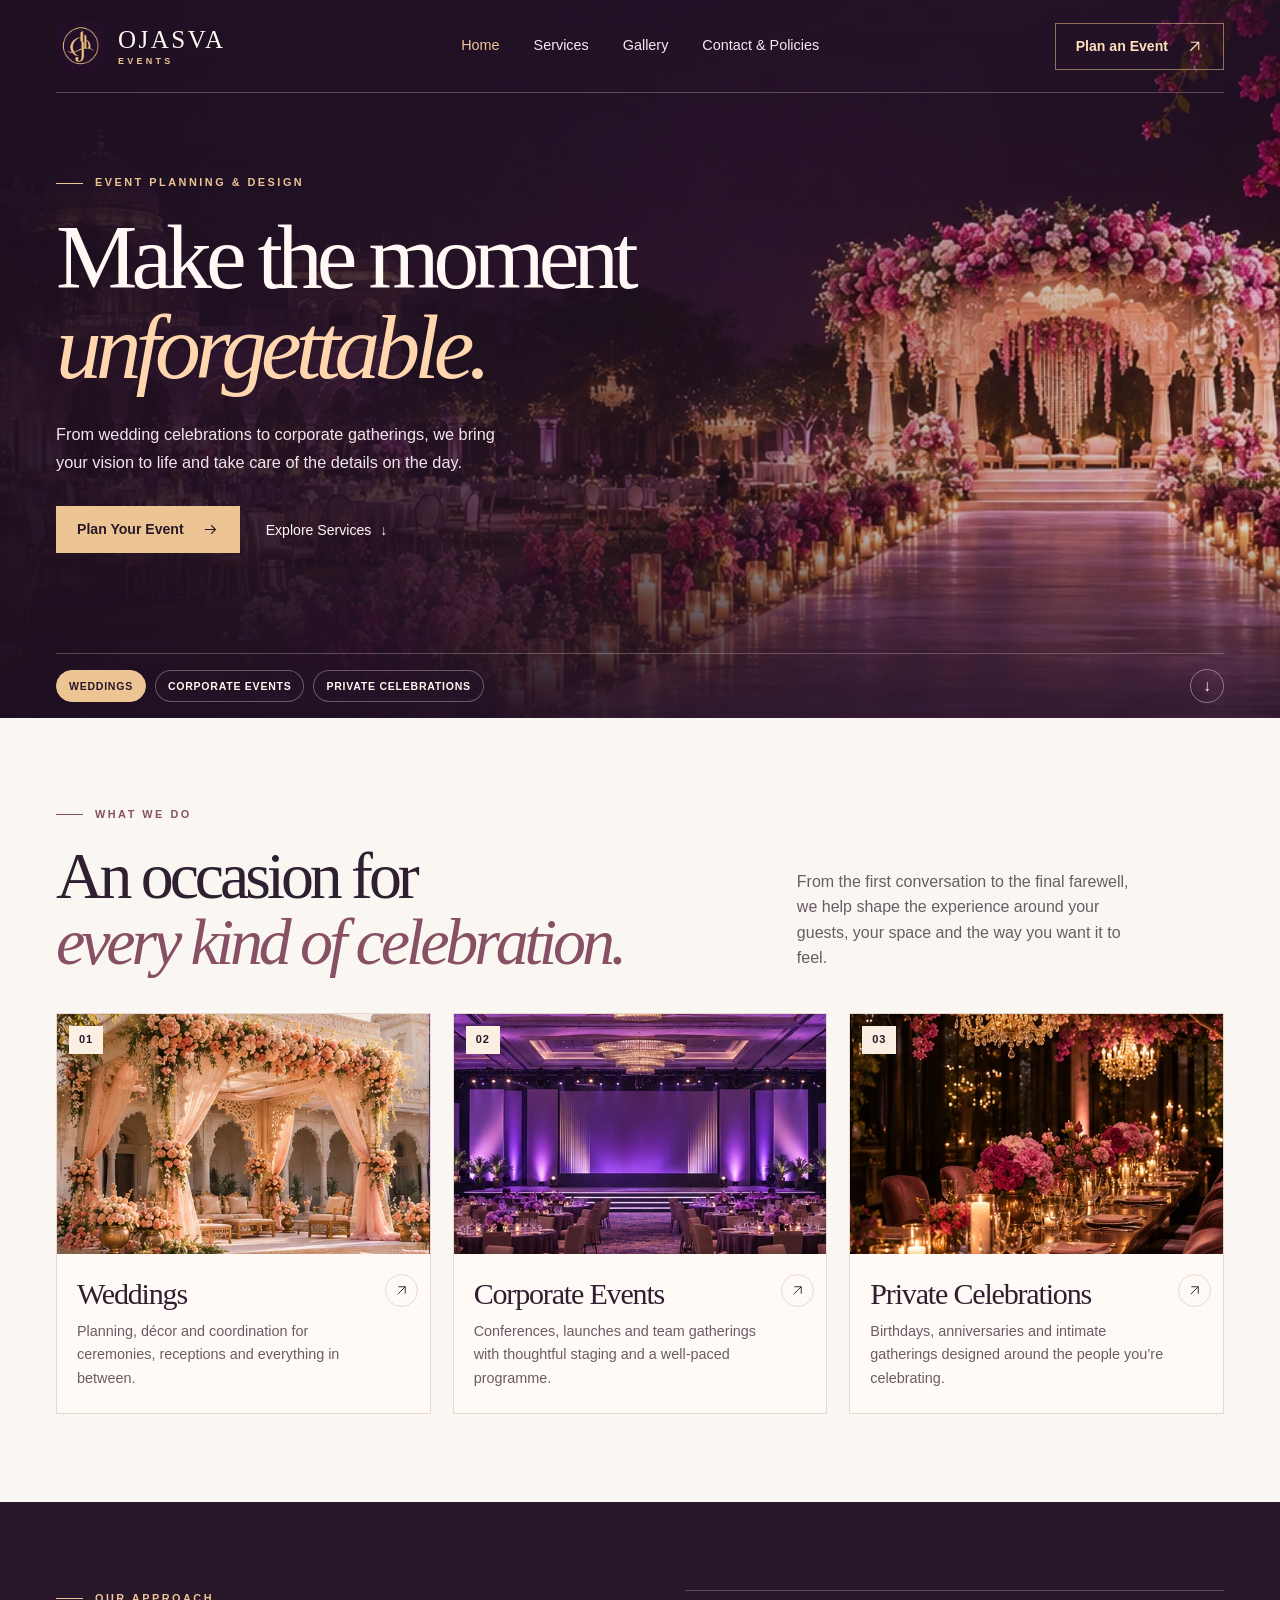
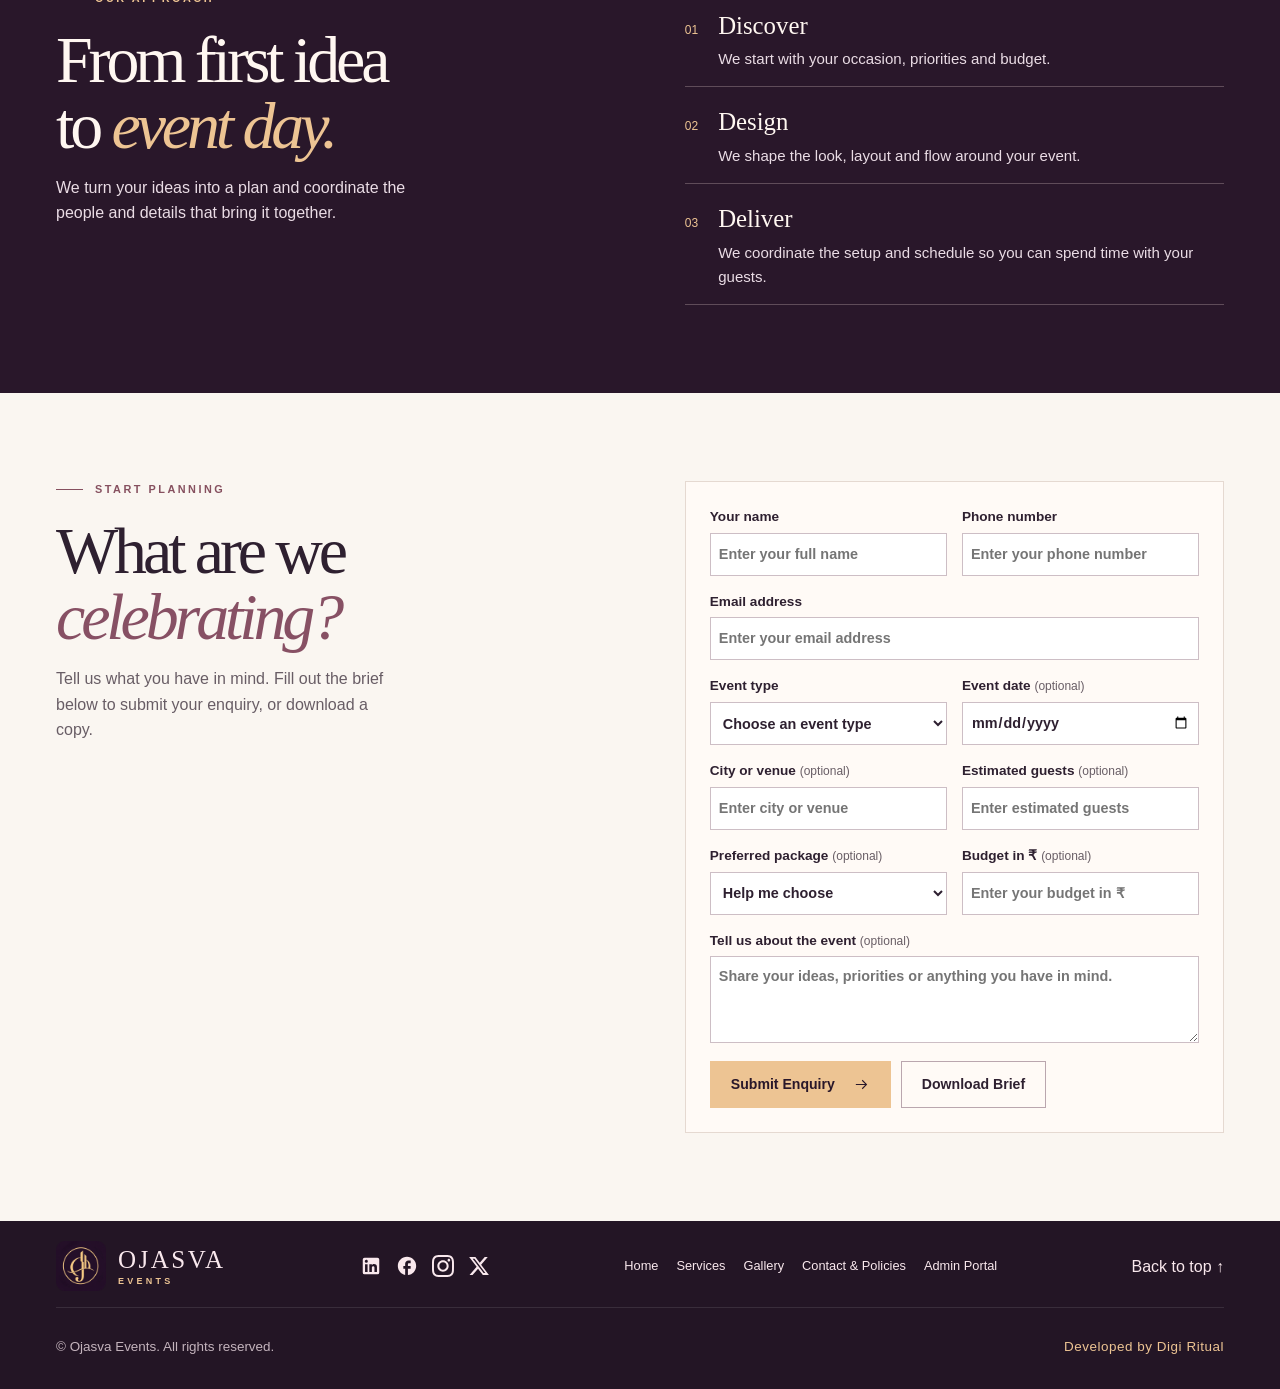
<file: index.html>
<!doctype html>
<html lang="en">

<head>
    <meta charset="utf-8">
    <meta name="viewport" content="width=device-width, initial-scale=1">
    <meta name="theme-color" content="#29172a">
    <meta name="description"
        content="Ojasva Events plans and designs weddings, corporate gatherings and private celebrations with care and creative direction.">
    <title>Ojasva Events | Event Planning &amp; Design</title>
    <link rel="icon" href="assets/ojasva-monogram.png" type="image/png" sizes="256x256">
    <link rel="stylesheet" href="assets/site.css">
    <script src="assets/site.js" defer></script>
</head>

<body>
    <a class="skip" href="#main">Skip to content</a>
    <svg class="symbols" xmlns="http://www.w3.org/2000/svg" aria-hidden="true">
        <symbol id="arrow" viewBox="0 0 24 24">
            <path d="M4 12h15m-6-6 6 6-6 6" stroke="currentColor" stroke-width="1.5" fill="none" />
        </symbol>
        <symbol id="diagonal" viewBox="0 0 24 24">
            <path d="M6 18 18 6M7 6h11v11" stroke="currentColor" stroke-width="1.5" fill="none" />
        </symbol>
    </svg>
    <header class="header wrap" id="top">
        <a href="#top" class="brand" aria-label="Ojasva Events home"><img class="brand-mark"
                src="assets/ojasva-monogram.png" width="50" height="50" alt=""><span
                class="brand-wordmark">OJASVA<small>EVENTS</small></span></a>
        <button class="menu-toggle" type="button" aria-expanded="false" aria-controls="site-nav" hidden>Menu <span
                aria-hidden="true">+</span></button>
        <nav id="site-nav" aria-label="Main navigation"><a href="index.html" aria-current="page">Home</a><a href="services.html">Services</a><a
                href="gallery.html">Gallery</a><a href="contact.html">Contact &amp; Policies</a></nav>
        <a href="#plan" class="button outline">Plan an Event <svg>
                <use href="#diagonal" />
            </svg></a>
    </header>
    <main id="main">
        <div class="cover">
            <section class="hero wrap" aria-labelledby="hero-title">
                <div class="hero-copy">
                    <p class="eyebrow"><span></span> EVENT PLANNING &amp; DESIGN</p>
                    <h1 id="hero-title">Make the moment<br><em>unforgettable.</em></h1>
                    <p class="intro">From wedding celebrations to corporate gatherings, we bring your vision to life and
                        take care of the details on the day.</p>
                    <div class="actions"><a href="#plan" class="button primary">Plan Your Event <svg>
                                <use href="#arrow" />
                            </svg></a><a href="#services" class="text-link">Explore Services <span
                                aria-hidden="true">↓</span></a></div>
                </div>
            </section>
            <div class="hero-foot wrap">
                <div class="showcase" role="group" aria-label="Explore event settings" hidden>
                    <button type="button" data-scene="wedding" aria-pressed="true">Weddings</button>
                    <button type="button" data-scene="corporate" aria-pressed="false">Corporate events</button>
                    <button type="button" data-scene="private" aria-pressed="false">Private celebrations</button>
                </div>
                <noscript>
                    <p>WEDDINGS <b>✦</b> CORPORATE EVENTS <b>✦</b> PRIVATE CELEBRATIONS</p>
                </noscript>
                <a href="#services" aria-label="Scroll to services">↓</a>
            </div>
        </div>
        <section class="services section wrap" id="services" aria-labelledby="services-title">
            <div class="section-heading">
                <div>
                    <p class="eyebrow"><span></span> WHAT WE DO</p>
                    <h2 id="services-title">An occasion for<br><em>every kind of celebration.</em></h2>
                </div>
                <p>From the first conversation to the final farewell, we help shape the experience around your guests,
                    your space and the way you want it to feel.</p>
            </div>
            <div class="cards">
                <article class="card">
                    <div class="card-image"><img src="assets/wedding.webp" width="512" height="512" loading="lazy"
                            alt="An Indian wedding mandap draped in soft blush flowers"><span>01</span></div>
                    <div class="card-body">
                        <h3>Weddings</h3>
                        <p>Planning, décor and coordination for ceremonies, receptions and everything in between.</p><a
                            href="#plan" data-event="Wedding" aria-label="Plan a wedding"><svg>
                                <use href="#diagonal" />
                            </svg></a>
                    </div>
                </article>
                <article class="card">
                    <div class="card-image"><img src="assets/corporate.webp" width="512" height="512" loading="lazy"
                            alt="A corporate event stage lit in violet"><span>02</span></div>
                    <div class="card-body">
                        <h3>Corporate Events</h3>
                        <p>Conferences, launches and team gatherings with thoughtful staging and a well-paced programme.
                        </p><a href="#plan" data-event="Corporate event" aria-label="Plan a corporate event"><svg>
                                <use href="#diagonal" />
                            </svg></a>
                    </div>
                </article>
                <article class="card">
                    <div class="card-image"><img src="assets/private.webp" width="512" height="512" loading="lazy"
                            alt="A candlelit private dinner table with pink flowers"><span>03</span></div>
                    <div class="card-body">
                        <h3>Private Celebrations</h3>
                        <p>Birthdays, anniversaries and intimate gatherings designed around the people you’re
                            celebrating.</p><a href="#plan" data-event="Private celebration"
                            aria-label="Plan a private celebration"><svg>
                                <use href="#diagonal" />
                            </svg></a>
                    </div>
                </article>
            </div>
        </section>
        <section class="approach" id="approach" aria-labelledby="approach-title">
            <div class="section wrap approach-grid">
                <div>
                    <p class="eyebrow"><span></span> OUR APPROACH</p>
                    <h2 id="approach-title">From first idea<br>to <em>event day.</em></h2>
                    <p class="approach-note">We turn your ideas into a plan and coordinate the people and details that
                        bring it together.</p>
                </div>
                <ol class="steps">
                    <li><span>01</span>
                        <div>
                            <h3>Discover</h3>
                            <p>We start with your occasion, priorities and budget.</p>
                        </div>
                    </li>
                    <li><span>02</span>
                        <div>
                            <h3>Design</h3>
                            <p>We shape the look, layout and flow around your event.</p>
                        </div>
                    </li>
                    <li><span>03</span>
                        <div>
                            <h3>Deliver</h3>
                            <p>We coordinate the setup and schedule so you can spend time with your guests.</p>
                        </div>
                    </li>
                </ol>
            </div>
        </section>
        <section class="plan wrap" id="plan" aria-labelledby="plan-title">
            <div>
                <p class="eyebrow"><span></span> START PLANNING</p>
                <h2 id="plan-title">What are we<br><em>celebrating?</em></h2>
                <p>Tell us what you have in mind. Fill out the brief below to submit your enquiry, or download a copy.
                </p>
            </div>
            <form id="brief-form" action="submit.php" method="POST">
                <div class="fields">
                    <label>Your name<input name="name" required placeholder="Enter your full name"></label>
                    <label>Phone number<input type="tel" name="phone" required
                            placeholder="Enter your phone number"></label>
                    <label class="wide">Email address<input type="email" name="email" required
                            placeholder="Enter your email address"></label>
                    <label>Event type<select name="event" required>
                            <option value="">Choose an event type</option>
                            <option>Wedding</option>
                            <option>Corporate event</option>
                            <option>Private celebration</option>
                            <option>School or college event</option>
                            <option>Festival or public event</option>
                            <option>Other</option>
                        </select></label>
                    <label>Event date <span>(optional)</span><input type="date" name="date"></label>
                    <label>City or venue <span>(optional)</span><input name="venue" maxlength="120"
                            placeholder="Enter city or venue"></label>
                    <label>Estimated guests <span>(optional)</span><input type="number" name="guests" min="1"
                            max="1000000" placeholder="Enter estimated guests"></label>
                    <label>Preferred package <span>(optional)</span><select name="package">
                            <option value="">Help me choose</option>
                            <option>Silver</option>
                            <option>Gold</option>
                            <option>Platinum</option>
                        </select></label>
                    <label>Budget in ₹ <span>(optional)</span><input type="number" name="budget" min="1" max="999999999"
                            placeholder="Enter your budget in ₹"></label>
                    <label class="wide">Tell us about the event <span>(optional)</span><textarea name="details" rows="3"
                            maxlength="2000"
                            placeholder="Share your ideas, priorities or anything you have in mind."></textarea></label>
                </div>
                <div class="brief-preview" id="brief-preview" hidden><strong>Your event at a glance</strong>
                    <p id="brief-summary"></p>
                </div>
                <div class="form-actions">
                    <button class="button primary" type="submit" value="submit" disabled>Submit Enquiry <svg>
                            <use href="#arrow" />
                        </svg></button>
                    <button class="button secondary" type="submit" value="download" disabled>Download Brief</button>
                </div>
                <p class="form-status" role="status" id="form-status"></p>
                <noscript>Submit your event enquiry using the form above.</noscript>
            </form>
        </section>
    </main>
    <footer>
        <div class="wrap footer">
            <a href="#top" class="brand" aria-label="Ojasva Events home"><img class="brand-mark"
                    src="assets/ojasva-monogram.png" width="50" height="50" alt=""><span
                    class="brand-wordmark">OJASVA<small>EVENTS</small></span></a>
            <div class="footer-social" aria-label="Social media">
                <a href="#" aria-label="LinkedIn" class="social-icon"><svg width="18" height="18" viewBox="0 0 24 24" fill="currentColor"><path d="M19 3a2 2 0 0 1 2 2v14a2 2 0 0 1-2 2H5a2 2 0 0 1-2-2V5a2 2 0 0 1 2-2h14m-.5 15.5v-5.3a3.26 3.26 0 0 0-3.26-3.26c-.85 0-1.84.52-2.28 1.3v-1.11h-2.79v8.37h2.79v-4.93c0-.77.62-1.4 1.39-1.4a1.4 1.4 0 0 1 1.4 1.4v4.93h2.75M6.88 8.56a1.68 1.68 0 0 0 1.68-1.68c0-.93-.75-1.69-1.68-1.69a1.69 1.69 0 0 0-1.69 1.69c0 .93.76 1.68 1.69 1.68m1.39 9.94v-8.37H5.5v8.37h2.77z"/></svg></a>
                <a href="#" aria-label="Facebook" class="social-icon"><svg width="18" height="18" viewBox="0 0 24 24" fill="currentColor"><path d="M22 12c0-5.52-4.48-10-10-10S2 6.48 2 12c0 4.84 3.44 8.87 8 9.8V15H8v-3h2V9.5C10 7.57 11.57 6 13.5 6H16v3h-2c-.55 0-1 .45-1 1v2h3v3h-3v6.95C18.05 21.45 22 17.19 22 12z"/></svg></a>
                <a href="#" aria-label="Instagram" class="social-icon"><svg width="18" height="18" viewBox="0 0 24 24" fill="currentColor"><path d="M12 2.163c3.204 0 3.584.012 4.85.07 3.252.148 4.771 1.691 4.919 4.919.058 1.265.069 1.645.069 4.849 0 3.205-.012 3.584-.069 4.849-.149 3.225-1.664 4.771-4.919 4.919-1.266.058-1.644.07-4.85.07-3.204 0-3.584-.012-4.849-.07-3.26-.149-4.771-1.699-4.919-4.92-.058-1.265-.07-1.644-.07-4.849 0-3.204.013-3.583.07-4.849.149-3.227 1.664-4.771 4.919-4.919 1.266-.057 1.645-.069 4.849-.069zm0-2.163c-3.259 0-3.667.014-4.947.072-4.358.2-6.78 2.618-6.98 6.98-.059 1.281-.073 1.689-.073 4.948 0 3.259.014 3.668.072 4.948.2 4.358 2.618 6.78 6.98 6.98 1.281.058 1.689.072 4.948.072 3.259 0 3.668-.014 4.948-.072 4.354-.2 6.782-2.618 6.979-6.98.059-1.28.073-1.689.073-4.948 0-3.259-.014-3.667-.072-4.947-.196-4.354-2.617-6.78-6.979-6.98-1.281-.059-1.69-.073-4.949-.073zm0 5.838c-3.403 0-6.162 2.759-6.162 6.162s2.759 6.163 6.162 6.163 6.162-2.759 6.162-6.163c0-3.403-2.759-6.162-6.162-6.162zm0 10.162c-2.209 0-4-1.79-4-4 0-2.209 1.791-4 4-4s4 1.791 4 4c0 2.21-1.791 4-4 4zm6.406-11.845c-.796 0-1.441.645-1.441 1.44s.645 1.44 1.441 1.44c.795 0 1.439-.645 1.439-1.44s-.644-1.44-1.439-1.44z"/></svg></a>
                <a href="#" aria-label="Twitter (X)" class="social-icon"><svg width="18" height="18" viewBox="0 0 24 24" fill="currentColor"><path d="M18.244 2.25h3.308l-7.227 8.26 8.502 11.24H16.17l-5.214-6.817L4.99 21.75H1.68l7.73-8.835L1.254 2.25H8.08l4.713 6.231zm-1.161 17.52h1.833L7.084 4.126H5.117z"/></svg></a>
            </div>
            <nav class="footer-nav" aria-label="Footer navigation"><a href="index.html">Home</a><a href="services.html">Services</a><a
                    href="gallery.html">Gallery</a><a href="contact.html">Contact &amp; Policies</a><a
                    href="login.php">Admin Portal</a></nav><a href="#top">Back to top ↑</a>
            <div class="footer-bottom">
                <p>© Ojasva Events. All rights reserved.</p>
                <p class="developed-by">Developed by Digi Ritual</p>
            </div>
        </div>
    </footer>
</body>

</html>
</file>
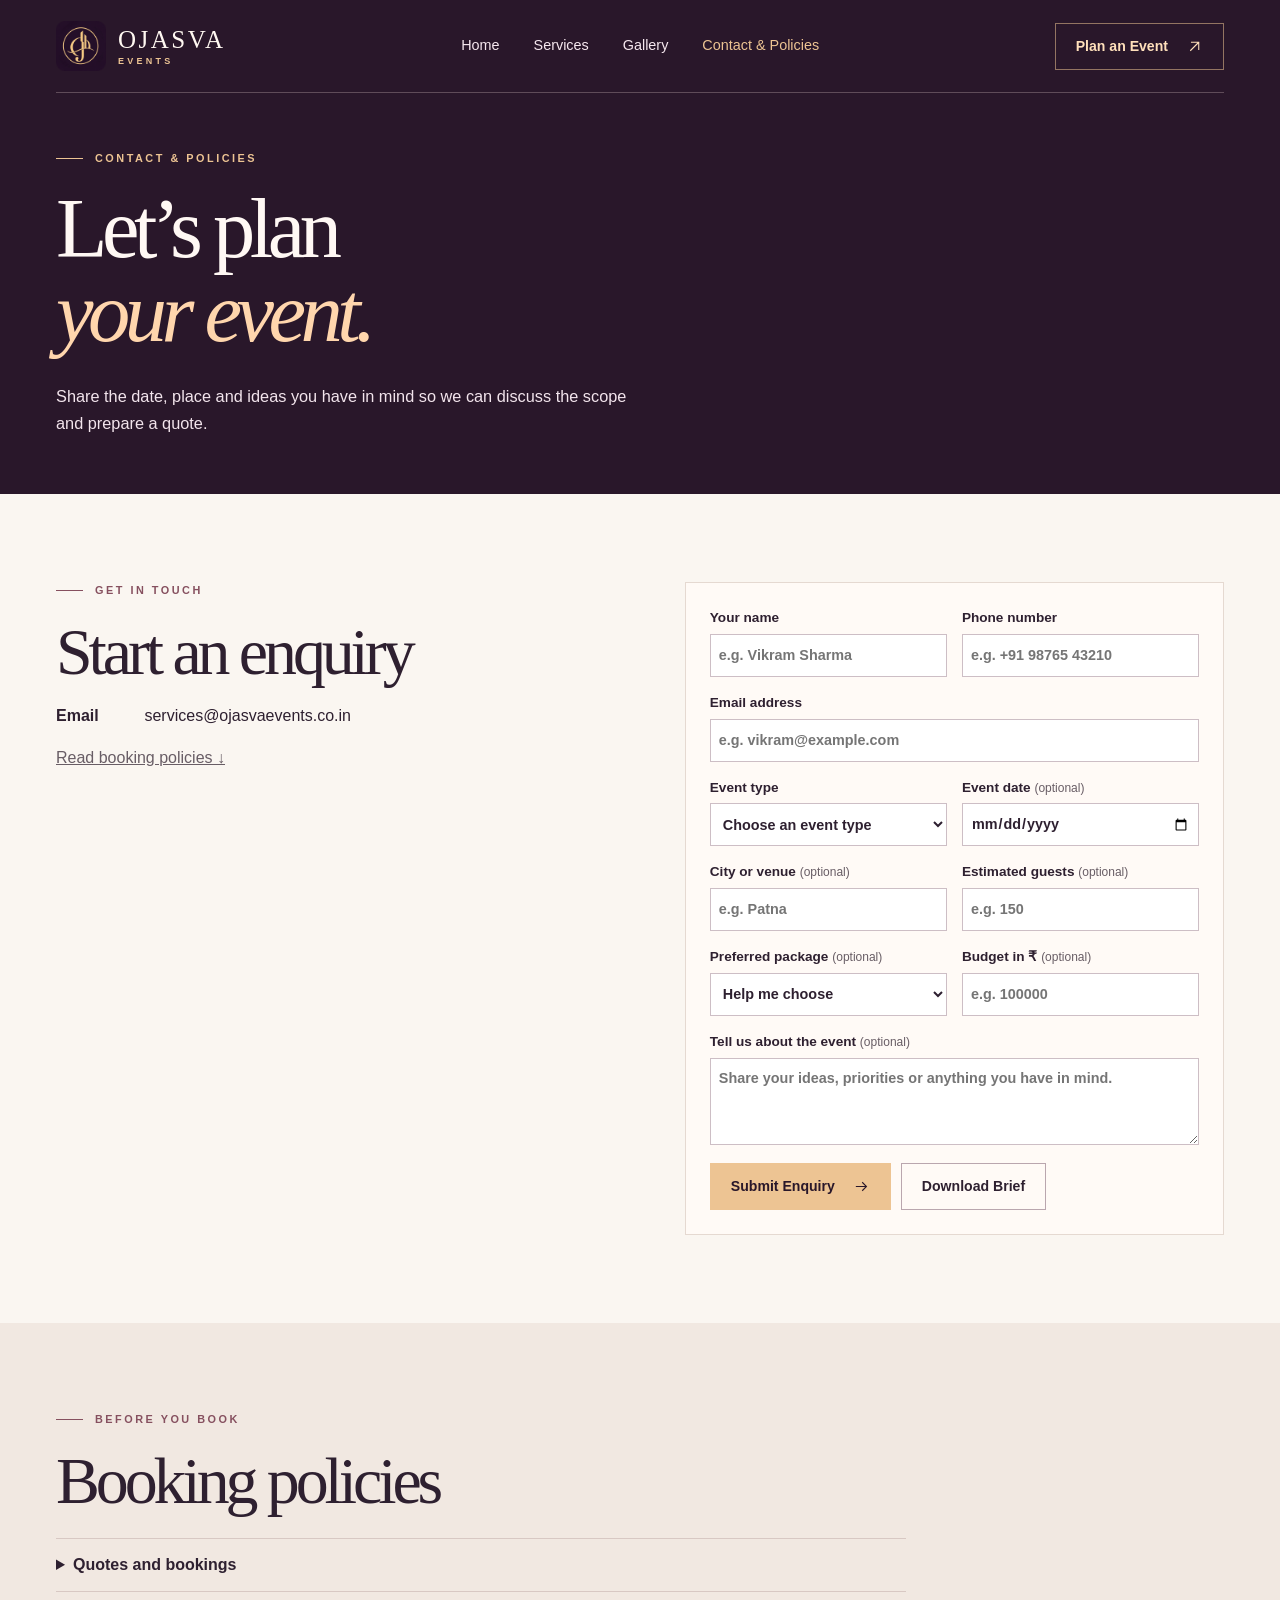
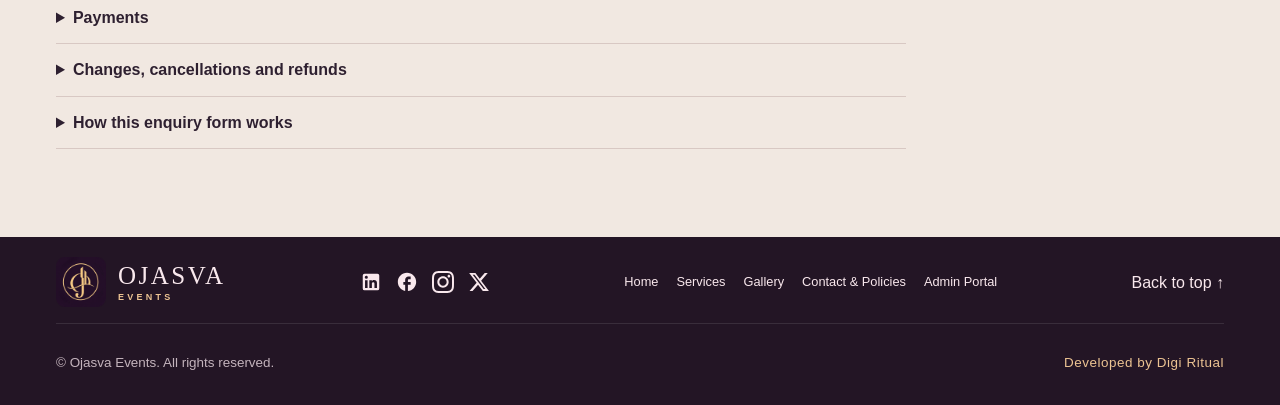
<file: contact.html>
<!doctype html>
<html lang="en">
<head>
<meta charset="utf-8">
<meta name="viewport" content="width=device-width, initial-scale=1">
<meta name="theme-color" content="#29172a">
<meta name="description" content="Contact Ojasva Events, submit an enquiry and review booking policies.">
<title>Contact &amp; Policies | Ojasva Events</title>
<link rel="icon" href="assets/ojasva-monogram.png" type="image/png" sizes="256x256">
<link rel="stylesheet" href="assets/site.css">
<script src="assets/site.js" defer></script>
</head>
<body class="inner-page">
<a class="skip" href="#main">Skip to content</a>
<svg class="symbols" xmlns="http://www.w3.org/2000/svg" aria-hidden="true">
<symbol id="arrow" viewBox="0 0 24 24"><path d="M4 12h15m-6-6 6 6-6 6" stroke="currentColor" stroke-width="1.5" fill="none"/></symbol>
<symbol id="diagonal" viewBox="0 0 24 24"><path d="M6 18 18 6M7 6h11v11" stroke="currentColor" stroke-width="1.5" fill="none"/></symbol>
</svg>
<header class="header wrap" id="top">
<a href="index.html" class="brand" aria-label="Ojasva Events home"><img class="brand-mark" src="assets/ojasva-monogram.png" width="50" height="50" alt=""><span class="brand-wordmark">OJASVA<small>EVENTS</small></span></a>
<button class="menu-toggle" type="button" aria-expanded="false" aria-controls="site-nav" hidden>Menu <span aria-hidden="true">+</span></button>
<nav id="site-nav" aria-label="Main navigation"><a href="index.html">Home</a><a href="services.html">Services</a><a href="gallery.html">Gallery</a><a href="contact.html" aria-current="page">Contact &amp; Policies</a></nav>
<a href="contact.html#plan" class="button outline">Plan an Event <svg><use href="#diagonal"/></svg></a>
</header>
<main id="main">
<section class="inner-hero"><div class="wrap"><p class="eyebrow"><span></span> CONTACT &amp; POLICIES</p><h1>Let’s plan<br><em>your event.</em></h1><p class="intro">Share the date, place and ideas you have in mind so we can discuss the scope and prepare a quote.</p></div></section>

<section class="plan wrap" id="plan" aria-labelledby="plan-title">
<div><p class="eyebrow"><span></span> GET IN TOUCH</p><h2 id="plan-title">Start an enquiry</h2>
<address class="contact-links">
<a href="mailto:services@ojasvaevents.co.in"><strong>Email</strong> services@ojasvaevents.co.in</a>
</address><p><a class="policy-link" href="#policies">Read booking policies ↓</a></p></div>
<form id="brief-form" action="submit.php" method="POST">
<div class="fields">
<label>Your name<input name="name" required placeholder="e.g. Vikram Sharma"></label>
<label>Phone number<input type="tel" name="phone" required placeholder="e.g. +91 98765 43210"></label>
<label class="wide">Email address<input type="email" name="email" required placeholder="e.g. vikram@example.com"></label>
<label>Event type<select name="event" required><option value="">Choose an event type</option><option>Wedding</option><option>Corporate event</option><option>Private celebration</option><option>School or college event</option><option>Festival or public event</option><option>Other</option></select></label>
<label>Event date <span>(optional)</span><input type="date" name="date"></label>
<label>City or venue <span>(optional)</span><input name="venue" maxlength="120" placeholder="e.g. Patna"></label>
<label>Estimated guests <span>(optional)</span><input type="number" name="guests" min="1" max="1000000" placeholder="e.g. 150"></label>
<label>Preferred package <span>(optional)</span><select name="package"><option value="">Help me choose</option><option>Silver</option><option>Gold</option><option>Platinum</option></select></label>
<label>Budget in ₹ <span>(optional)</span><input type="number" name="budget" min="1" max="999999999" placeholder="e.g. 100000"></label>
<label class="wide">Tell us about the event <span>(optional)</span><textarea name="details" rows="3" maxlength="2000" placeholder="Share your ideas, priorities or anything you have in mind."></textarea></label>
</div>
<div class="brief-preview" id="brief-preview" hidden><strong>Your event at a glance</strong><p id="brief-summary"></p></div>
<div class="form-actions">
<button class="button primary" type="submit" value="submit" disabled>Submit Enquiry <svg><use href="#arrow"/></svg></button>
<button class="button secondary" type="submit" value="download" disabled>Download Brief</button>
</div>
<p class="form-status" role="status" id="form-status"></p>
<noscript>Submit the form above or email us at <a href="mailto:services@ojasvaevents.co.in">services@ojasvaevents.co.in</a> to discuss your event.</noscript>
</form>
</section>
<section class="rate-section" id="policies"><div class="section wrap"><p class="eyebrow"><span></span> BEFORE YOU BOOK</p><h2>Booking policies</h2>
<div class="policies">
<details><summary>Quotes and bookings</summary><p>Package rates are indicative. The written quote sets out the services, inclusions and pricing for your event. Confirm availability and scope with Ojasva before booking.</p></details>
<details><summary>Payments</summary><p>Your written booking terms confirm the advance amount, payment schedule and approved payment method.</p></details>
<details><summary>Changes, cancellations and refunds</summary><p>Review the cancellation, rescheduling and refund terms in your booking agreement before paying an advance. Contact Ojasva as soon as your date or requirements change.</p></details>
<details><summary>How this enquiry form works</summary><p>Fill in your event details and submit the form. Your inquiry is securely recorded and our team will get in touch with you shortly. You can also download a copy of your brief.</p></details>
</div></div></section>
</main>
<footer>
<div class="wrap footer">
    <a href="index.html" class="brand" aria-label="Ojasva Events home"><img class="brand-mark" src="assets/ojasva-monogram.png" width="50" height="50" alt=""><span class="brand-wordmark">OJASVA<small>EVENTS</small></span></a>
    <div class="footer-social" aria-label="Social media">
        <a href="#" aria-label="LinkedIn" class="social-icon"><svg width="18" height="18" viewBox="0 0 24 24" fill="currentColor"><path d="M19 3a2 2 0 0 1 2 2v14a2 2 0 0 1-2 2H5a2 2 0 0 1-2-2V5a2 2 0 0 1 2-2h14m-.5 15.5v-5.3a3.26 3.26 0 0 0-3.26-3.26c-.85 0-1.84.52-2.28 1.3v-1.11h-2.79v8.37h2.79v-4.93c0-.77.62-1.4 1.39-1.4a1.4 1.4 0 0 1 1.4 1.4v4.93h2.75M6.88 8.56a1.68 1.68 0 0 0 1.68-1.68c0-.93-.75-1.69-1.68-1.69a1.69 1.69 0 0 0-1.69 1.69c0 .93.76 1.68 1.69 1.68m1.39 9.94v-8.37H5.5v8.37h2.77z"/></svg></a>
        <a href="#" aria-label="Facebook" class="social-icon"><svg width="18" height="18" viewBox="0 0 24 24" fill="currentColor"><path d="M22 12c0-5.52-4.48-10-10-10S2 6.48 2 12c0 4.84 3.44 8.87 8 9.8V15H8v-3h2V9.5C10 7.57 11.57 6 13.5 6H16v3h-2c-.55 0-1 .45-1 1v2h3v3h-3v6.95C18.05 21.45 22 17.19 22 12z"/></svg></a>
        <a href="#" aria-label="Instagram" class="social-icon"><svg width="18" height="18" viewBox="0 0 24 24" fill="currentColor"><path d="M12 2.163c3.204 0 3.584.012 4.85.07 3.252.148 4.771 1.691 4.919 4.919.058 1.265.069 1.645.069 4.849 0 3.205-.012 3.584-.069 4.849-.149 3.225-1.664 4.771-4.919 4.919-1.266.058-1.644.07-4.85.07-3.204 0-3.584-.012-4.849-.07-3.26-.149-4.771-1.699-4.919-4.92-.058-1.265-.07-1.644-.07-4.849 0-3.204.013-3.583.07-4.849.149-3.227 1.664-4.771 4.919-4.919 1.266-.057 1.645-.069 4.849-.069zm0-2.163c-3.259 0-3.667.014-4.947.072-4.358.2-6.78 2.618-6.98 6.98-.059 1.281-.073 1.689-.073 4.948 0 3.259.014 3.668.072 4.948.2 4.358 2.618 6.78 6.98 6.98 1.281.058 1.689.072 4.948.072 3.259 0 3.668-.014 4.948-.072 4.354-.2 6.782-2.618 6.979-6.98.059-1.28.073-1.689.073-4.948 0-3.259-.014-3.667-.072-4.947-.196-4.354-2.617-6.78-6.979-6.98-1.281-.059-1.69-.073-4.949-.073zm0 5.838c-3.403 0-6.162 2.759-6.162 6.162s2.759 6.163 6.162 6.163 6.162-2.759 6.162-6.163c0-3.403-2.759-6.162-6.162-6.162zm0 10.162c-2.209 0-4-1.79-4-4 0-2.209 1.791-4 4-4s4 1.791 4 4c0 2.21-1.791 4-4 4zm6.406-11.845c-.796 0-1.441.645-1.441 1.44s.645 1.44 1.441 1.44c.795 0 1.439-.645 1.439-1.44s-.644-1.44-1.439-1.44z"/></svg></a>
        <a href="#" aria-label="Twitter (X)" class="social-icon"><svg width="18" height="18" viewBox="0 0 24 24" fill="currentColor"><path d="M18.244 2.25h3.308l-7.227 8.26 8.502 11.24H16.17l-5.214-6.817L4.99 21.75H1.68l7.73-8.835L1.254 2.25H8.08l4.713 6.231zm-1.161 17.52h1.833L7.084 4.126H5.117z"/></svg></a>
    </div>
    <nav class="footer-nav" aria-label="Footer navigation"><a href="index.html">Home</a><a href="services.html">Services</a><a href="gallery.html">Gallery</a><a href="contact.html">Contact &amp; Policies</a><a href="login.php">Admin Portal</a></nav><a href="#top">Back to top ↑</a>
    <div class="footer-bottom">
        <p>© Ojasva Events. All rights reserved.</p>
        <p class="developed-by">Developed by Digi Ritual</p>
    </div>
</div>
</footer>
</body>
</html>
</file>
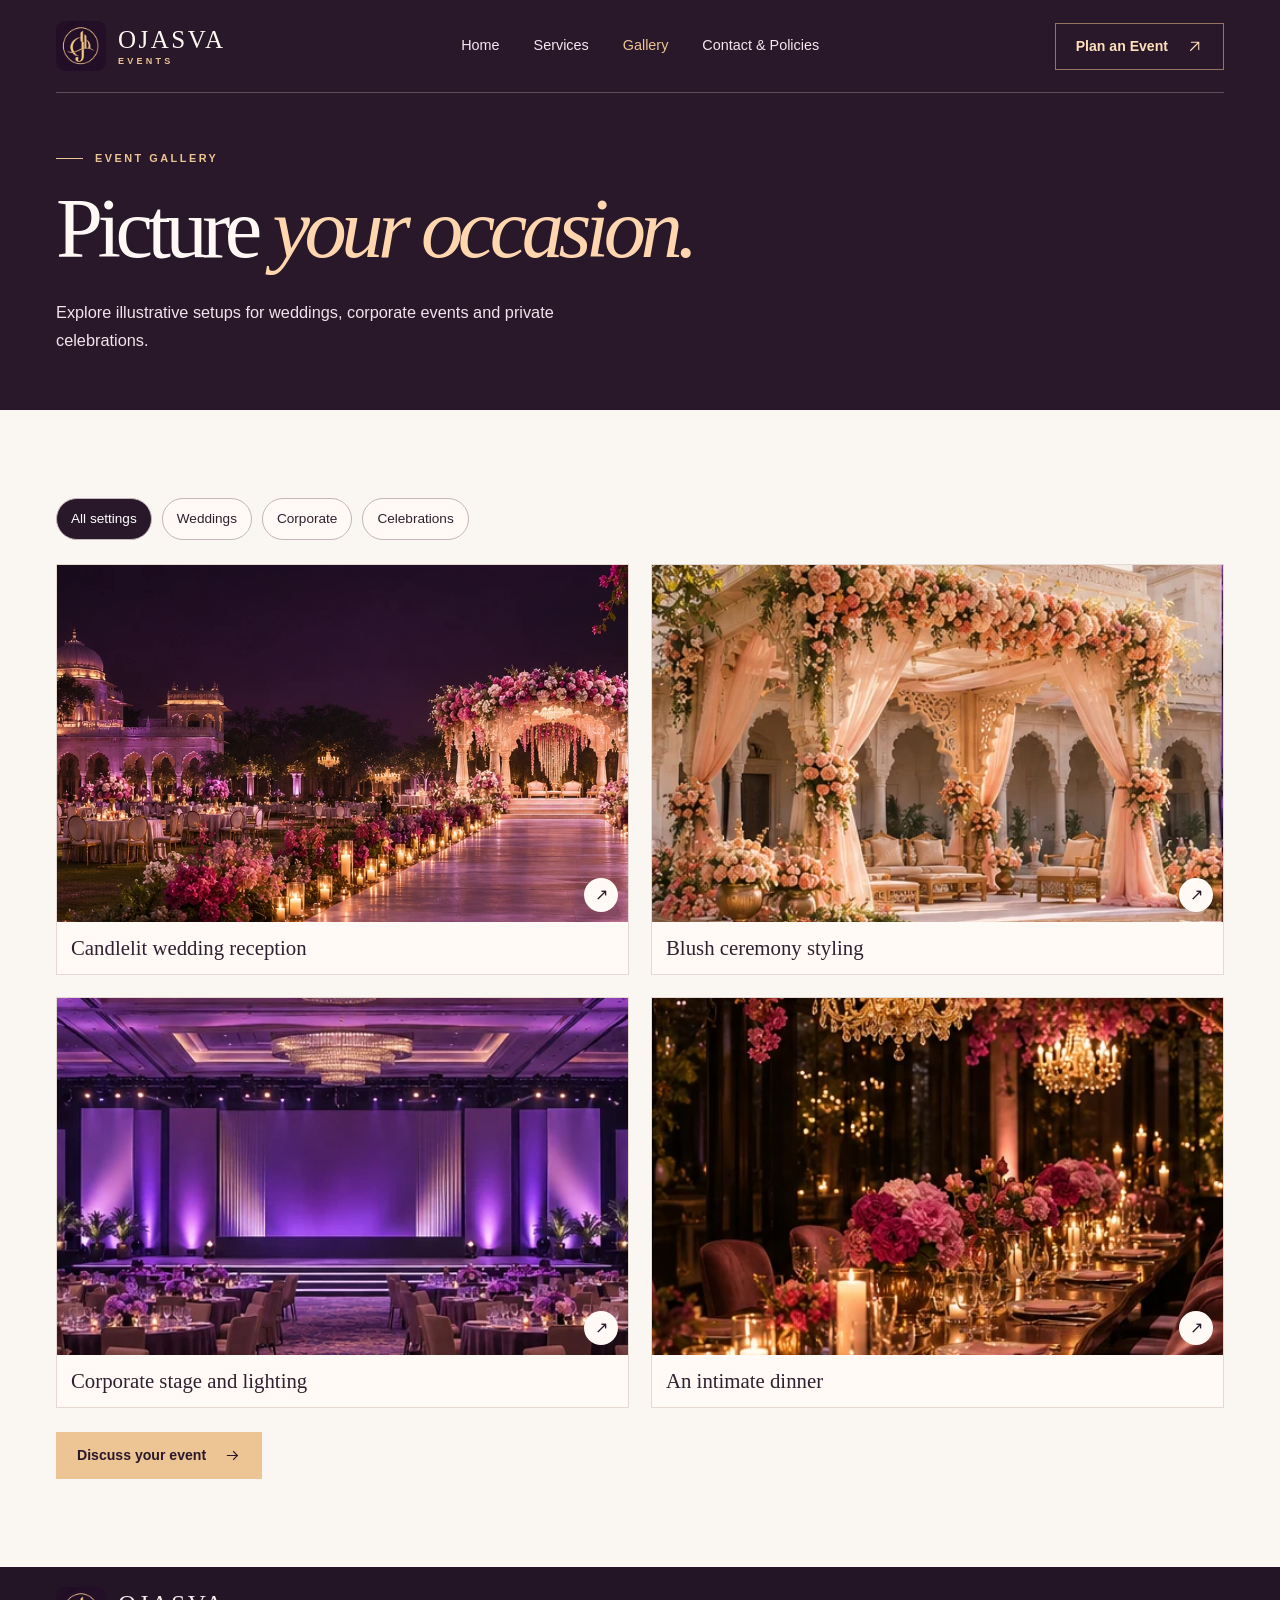
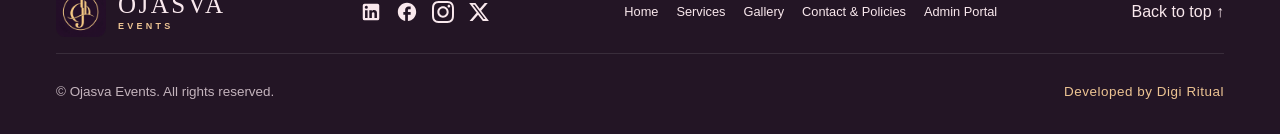
<file: gallery.html>
<!doctype html>
<html lang="en">
<head>
<meta charset="utf-8">
<meta name="viewport" content="width=device-width, initial-scale=1">
<meta name="theme-color" content="#29172a">
<meta name="description" content="Explore wedding, corporate and private celebration design concepts from Ojasva Events.">
<title>Gallery | Ojasva Events</title>
<link rel="icon" href="assets/ojasva-monogram.png" type="image/png" sizes="256x256">
<link rel="stylesheet" href="assets/site.css">
<script src="assets/site.js" defer></script>
</head>
<body class="inner-page">
<a class="skip" href="#main">Skip to content</a>
<svg class="symbols" xmlns="http://www.w3.org/2000/svg" aria-hidden="true">
<symbol id="arrow" viewBox="0 0 24 24"><path d="M4 12h15m-6-6 6 6-6 6" stroke="currentColor" stroke-width="1.5" fill="none"/></symbol>
<symbol id="diagonal" viewBox="0 0 24 24"><path d="M6 18 18 6M7 6h11v11" stroke="currentColor" stroke-width="1.5" fill="none"/></symbol>
</svg>
<header class="header wrap" id="top">
<a href="index.html" class="brand" aria-label="Ojasva Events home"><img class="brand-mark" src="assets/ojasva-monogram.png" width="50" height="50" alt=""><span class="brand-wordmark">OJASVA<small>EVENTS</small></span></a>
<button class="menu-toggle" type="button" aria-expanded="false" aria-controls="site-nav" hidden>Menu <span aria-hidden="true">+</span></button>
<nav id="site-nav" aria-label="Main navigation"><a href="index.html">Home</a><a href="services.html">Services</a><a href="gallery.html" aria-current="page">Gallery</a><a href="contact.html">Contact &amp; Policies</a></nav>
<a href="contact.html#plan" class="button outline">Plan an Event <svg><use href="#diagonal"/></svg></a>
</header>
<main id="main">
<section class="inner-hero"><div class="wrap"><p class="eyebrow"><span></span> EVENT GALLERY</p><h1>Picture <em>your occasion.</em></h1><p class="intro">Explore illustrative setups for weddings, corporate events and private celebrations.</p></div></section>

<section class="section wrap" aria-label="Event design gallery">
<div class="gallery-filters" role="group" aria-label="Filter gallery" hidden><button type="button" data-filter="all" aria-pressed="true">All settings</button><button type="button" data-filter="wedding" aria-pressed="false">Weddings</button><button type="button" data-filter="corporate" aria-pressed="false">Corporate</button><button type="button" data-filter="private" aria-pressed="false">Celebrations</button></div>
<div class="gallery-grid"><figure class="gallery-card" data-category="wedding"><a href="assets/hero.webp" data-lightbox><img src="assets/hero.webp" alt="A floral mandap at the end of an outdoor aisle." loading="lazy"><span class="image-open" aria-hidden="true">↗</span></a><figcaption>Candlelit wedding reception</figcaption></figure><figure class="gallery-card" data-category="wedding"><a href="assets/wedding.webp" data-lightbox><img src="assets/wedding.webp" alt="A flower-draped mandap for a courtyard ceremony." loading="lazy"><span class="image-open" aria-hidden="true">↗</span></a><figcaption>Blush ceremony styling</figcaption></figure><figure class="gallery-card" data-category="corporate"><a href="assets/corporate.webp" data-lightbox><img src="assets/corporate.webp" alt="Violet lighting, a central stage and banquet seating." loading="lazy"><span class="image-open" aria-hidden="true">↗</span></a><figcaption>Corporate stage and lighting</figcaption></figure><figure class="gallery-card" data-category="private"><a href="assets/private.webp" data-lightbox><img src="assets/private.webp" alt="Candlelit tables, floral centrepieces and warm overhead lighting." loading="lazy"><span class="image-open" aria-hidden="true">↗</span></a><figcaption>An intimate dinner</figcaption></figure></div>
<dialog class="lightbox" aria-labelledby="lightbox-caption"><form method="dialog"><button type="submit" class="button secondary">Close <span aria-hidden="true">×</span></button></form><img alt=""><p id="lightbox-caption"></p></dialog>
<p class="gallery-cta"><a class="button primary" href="contact.html#plan">Discuss your event <svg><use href="#arrow"/></svg></a></p>
</section>
</main>
<footer>
<div class="wrap footer">
    <a href="index.html" class="brand" aria-label="Ojasva Events home"><img class="brand-mark" src="assets/ojasva-monogram.png" width="50" height="50" alt=""><span class="brand-wordmark">OJASVA<small>EVENTS</small></span></a>
    <div class="footer-social" aria-label="Social media">
        <a href="#" aria-label="LinkedIn" class="social-icon"><svg width="18" height="18" viewBox="0 0 24 24" fill="currentColor"><path d="M19 3a2 2 0 0 1 2 2v14a2 2 0 0 1-2 2H5a2 2 0 0 1-2-2V5a2 2 0 0 1 2-2h14m-.5 15.5v-5.3a3.26 3.26 0 0 0-3.26-3.26c-.85 0-1.84.52-2.28 1.3v-1.11h-2.79v8.37h2.79v-4.93c0-.77.62-1.4 1.39-1.4a1.4 1.4 0 0 1 1.4 1.4v4.93h2.75M6.88 8.56a1.68 1.68 0 0 0 1.68-1.68c0-.93-.75-1.69-1.68-1.69a1.69 1.69 0 0 0-1.69 1.69c0 .93.76 1.68 1.69 1.68m1.39 9.94v-8.37H5.5v8.37h2.77z"/></svg></a>
        <a href="#" aria-label="Facebook" class="social-icon"><svg width="18" height="18" viewBox="0 0 24 24" fill="currentColor"><path d="M22 12c0-5.52-4.48-10-10-10S2 6.48 2 12c0 4.84 3.44 8.87 8 9.8V15H8v-3h2V9.5C10 7.57 11.57 6 13.5 6H16v3h-2c-.55 0-1 .45-1 1v2h3v3h-3v6.95C18.05 21.45 22 17.19 22 12z"/></svg></a>
        <a href="#" aria-label="Instagram" class="social-icon"><svg width="18" height="18" viewBox="0 0 24 24" fill="currentColor"><path d="M12 2.163c3.204 0 3.584.012 4.85.07 3.252.148 4.771 1.691 4.919 4.919.058 1.265.069 1.645.069 4.849 0 3.205-.012 3.584-.069 4.849-.149 3.225-1.664 4.771-4.919 4.919-1.266.058-1.644.07-4.85.07-3.204 0-3.584-.012-4.849-.07-3.26-.149-4.771-1.699-4.919-4.92-.058-1.265-.07-1.644-.07-4.849 0-3.204.013-3.583.07-4.849.149-3.227 1.664-4.771 4.919-4.919 1.266-.057 1.645-.069 4.849-.069zm0-2.163c-3.259 0-3.667.014-4.947.072-4.358.2-6.78 2.618-6.98 6.98-.059 1.281-.073 1.689-.073 4.948 0 3.259.014 3.668.072 4.948.2 4.358 2.618 6.78 6.98 6.98 1.281.058 1.689.072 4.948.072 3.259 0 3.668-.014 4.948-.072 4.354-.2 6.782-2.618 6.979-6.98.059-1.28.073-1.689.073-4.948 0-3.259-.014-3.667-.072-4.947-.196-4.354-2.617-6.78-6.979-6.98-1.281-.059-1.69-.073-4.949-.073zm0 5.838c-3.403 0-6.162 2.759-6.162 6.162s2.759 6.163 6.162 6.163 6.162-2.759 6.162-6.163c0-3.403-2.759-6.162-6.162-6.162zm0 10.162c-2.209 0-4-1.79-4-4 0-2.209 1.791-4 4-4s4 1.791 4 4c0 2.21-1.791 4-4 4zm6.406-11.845c-.796 0-1.441.645-1.441 1.44s.645 1.44 1.441 1.44c.795 0 1.439-.645 1.439-1.44s-.644-1.44-1.439-1.44z"/></svg></a>
        <a href="#" aria-label="Twitter (X)" class="social-icon"><svg width="18" height="18" viewBox="0 0 24 24" fill="currentColor"><path d="M18.244 2.25h3.308l-7.227 8.26 8.502 11.24H16.17l-5.214-6.817L4.99 21.75H1.68l7.73-8.835L1.254 2.25H8.08l4.713 6.231zm-1.161 17.52h1.833L7.084 4.126H5.117z"/></svg></a>
    </div>
    <nav class="footer-nav" aria-label="Footer navigation"><a href="index.html">Home</a><a href="services.html">Services</a><a href="gallery.html">Gallery</a><a href="contact.html">Contact &amp; Policies</a><a href="login.php">Admin Portal</a></nav><a href="#top">Back to top ↑</a>
    <div class="footer-bottom">
        <p>© Ojasva Events. All rights reserved.</p>
        <p class="developed-by">Developed by Digi Ritual</p>
    </div>
</div>
</footer>
</body>
</html>
</file>
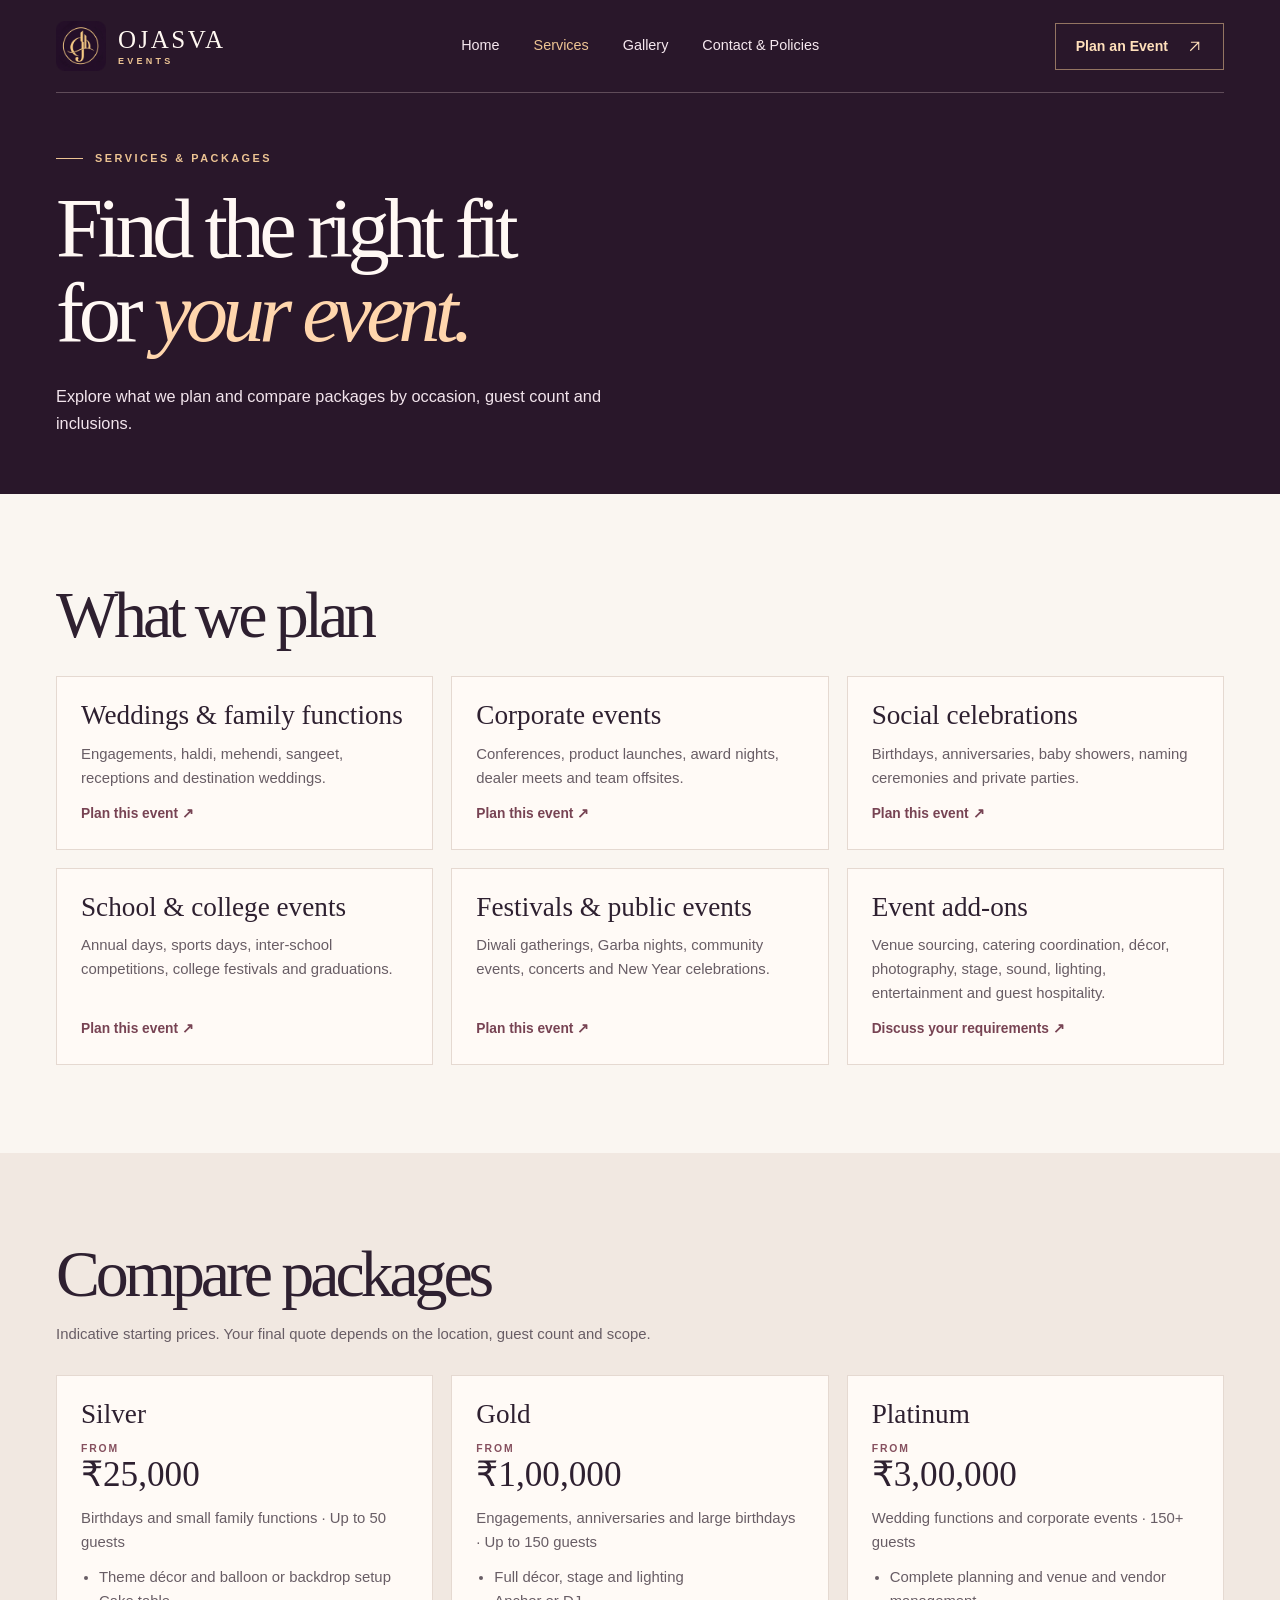
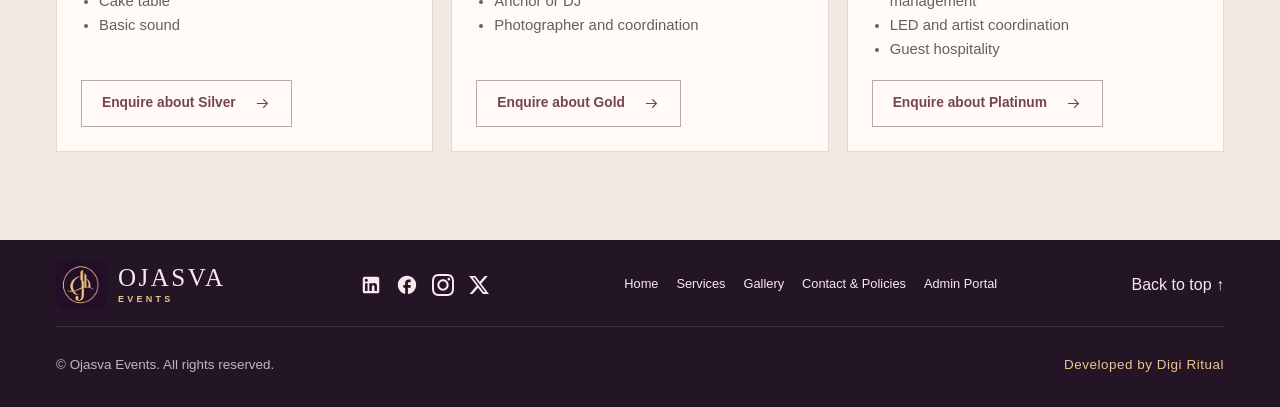
<file: services.html>
<!doctype html>
<html lang="en">
<head>
<meta charset="utf-8">
<meta name="viewport" content="width=device-width, initial-scale=1">
<meta name="theme-color" content="#29172a">
<meta name="description" content="Explore Ojasva Events services and compare indicative Silver, Gold and Platinum rates.">
<title>Services &amp; Packages | Ojasva Events</title>
<link rel="icon" href="assets/ojasva-monogram.png" type="image/png" sizes="256x256">
<link rel="stylesheet" href="assets/site.css">
<script src="assets/site.js" defer></script>
</head>
<body class="inner-page">
<a class="skip" href="#main">Skip to content</a>
<svg class="symbols" xmlns="http://www.w3.org/2000/svg" aria-hidden="true">
<symbol id="arrow" viewBox="0 0 24 24"><path d="M4 12h15m-6-6 6 6-6 6" stroke="currentColor" stroke-width="1.5" fill="none"/></symbol>
<symbol id="diagonal" viewBox="0 0 24 24"><path d="M6 18 18 6M7 6h11v11" stroke="currentColor" stroke-width="1.5" fill="none"/></symbol>
</svg>
<header class="header wrap" id="top">
<a href="index.html" class="brand" aria-label="Ojasva Events home"><img class="brand-mark" src="assets/ojasva-monogram.png" width="50" height="50" alt=""><span class="brand-wordmark">OJASVA<small>EVENTS</small></span></a>
<button class="menu-toggle" type="button" aria-expanded="false" aria-controls="site-nav" hidden>Menu <span aria-hidden="true">+</span></button>
<nav id="site-nav" aria-label="Main navigation"><a href="index.html">Home</a><a href="services.html" aria-current="page">Services</a><a href="gallery.html">Gallery</a><a href="contact.html">Contact &amp; Policies</a></nav>
<a href="contact.html#plan" class="button outline">Plan an Event <svg><use href="#diagonal"/></svg></a>
</header>
<main id="main">
<section class="inner-hero"><div class="wrap"><p class="eyebrow"><span></span> SERVICES &amp; PACKAGES</p><h1>Find the right fit<br>for <em>your event.</em></h1><p class="intro">Explore what we plan and compare packages by occasion, guest count and inclusions.</p></div></section>

<section class="section wrap" aria-labelledby="event-types"><h2 id="event-types">What we plan</h2><div class="detail-grid"><article class="detail-card"><h3>Weddings &amp; family functions</h3><p>Engagements, haldi, mehendi, sangeet, receptions and destination weddings.</p><a href="contact.html?event=Wedding#plan">Plan this event <span aria-hidden="true">↗</span></a></article><article class="detail-card"><h3>Corporate events</h3><p>Conferences, product launches, award nights, dealer meets and team offsites.</p><a href="contact.html?event=Corporate%20event#plan">Plan this event <span aria-hidden="true">↗</span></a></article><article class="detail-card"><h3>Social celebrations</h3><p>Birthdays, anniversaries, baby showers, naming ceremonies and private parties.</p><a href="contact.html?event=Private%20celebration#plan">Plan this event <span aria-hidden="true">↗</span></a></article><article class="detail-card"><h3>School &amp; college events</h3><p>Annual days, sports days, inter-school competitions, college festivals and graduations.</p><a href="contact.html?event=School%20or%20college%20event#plan">Plan this event <span aria-hidden="true">↗</span></a></article><article class="detail-card"><h3>Festivals &amp; public events</h3><p>Diwali gatherings, Garba nights, community events, concerts and New Year celebrations.</p><a href="contact.html?event=Festival%20or%20public%20event#plan">Plan this event <span aria-hidden="true">↗</span></a></article><article class="detail-card"><h3>Event add-ons</h3><p>Venue sourcing, catering coordination, décor, photography, stage, sound, lighting, entertainment and guest hospitality.</p><a href="contact.html#plan">Discuss your requirements <span aria-hidden="true">↗</span></a></article></div></section>
<section class="rate-section" id="packages"><div class="section wrap"><h2>Compare packages</h2><p class="section-note">Indicative starting prices. Your final quote depends on the location, guest count and scope.</p><div class="detail-grid"><article class="detail-card rate"><h3>Silver</h3><p class="rate-price"><small>FROM</small> ₹25,000</p><p>Birthdays and small family functions · Up to 50 guests</p><ul><li>Theme décor and balloon or backdrop setup</li><li>Cake table</li><li>Basic sound</li></ul><a class="button secondary" href="contact.html?package=Silver#plan">Enquire about Silver <svg><use href="#arrow"/></svg></a></article><article class="detail-card rate"><h3>Gold</h3><p class="rate-price"><small>FROM</small> ₹1,00,000</p><p>Engagements, anniversaries and large birthdays · Up to 150 guests</p><ul><li>Full décor, stage and lighting</li><li>Anchor or DJ</li><li>Photographer and coordination</li></ul><a class="button secondary" href="contact.html?package=Gold#plan">Enquire about Gold <svg><use href="#arrow"/></svg></a></article><article class="detail-card rate"><h3>Platinum</h3><p class="rate-price"><small>FROM</small> ₹3,00,000</p><p>Wedding functions and corporate events · 150+ guests</p><ul><li>Complete planning and venue and vendor management</li><li>LED and artist coordination</li><li>Guest hospitality</li></ul><a class="button secondary" href="contact.html?package=Platinum#plan">Enquire about Platinum <svg><use href="#arrow"/></svg></a></article></div></div></section>
</main>
<footer>
<div class="wrap footer">
    <a href="index.html" class="brand" aria-label="Ojasva Events home"><img class="brand-mark" src="assets/ojasva-monogram.png" width="50" height="50" alt=""><span class="brand-wordmark">OJASVA<small>EVENTS</small></span></a>
    <div class="footer-social" aria-label="Social media">
        <a href="#" aria-label="LinkedIn" class="social-icon"><svg width="18" height="18" viewBox="0 0 24 24" fill="currentColor"><path d="M19 3a2 2 0 0 1 2 2v14a2 2 0 0 1-2 2H5a2 2 0 0 1-2-2V5a2 2 0 0 1 2-2h14m-.5 15.5v-5.3a3.26 3.26 0 0 0-3.26-3.26c-.85 0-1.84.52-2.28 1.3v-1.11h-2.79v8.37h2.79v-4.93c0-.77.62-1.4 1.39-1.4a1.4 1.4 0 0 1 1.4 1.4v4.93h2.75M6.88 8.56a1.68 1.68 0 0 0 1.68-1.68c0-.93-.75-1.69-1.68-1.69a1.69 1.69 0 0 0-1.69 1.69c0 .93.76 1.68 1.69 1.68m1.39 9.94v-8.37H5.5v8.37h2.77z"/></svg></a>
        <a href="#" aria-label="Facebook" class="social-icon"><svg width="18" height="18" viewBox="0 0 24 24" fill="currentColor"><path d="M22 12c0-5.52-4.48-10-10-10S2 6.48 2 12c0 4.84 3.44 8.87 8 9.8V15H8v-3h2V9.5C10 7.57 11.57 6 13.5 6H16v3h-2c-.55 0-1 .45-1 1v2h3v3h-3v6.95C18.05 21.45 22 17.19 22 12z"/></svg></a>
        <a href="#" aria-label="Instagram" class="social-icon"><svg width="18" height="18" viewBox="0 0 24 24" fill="currentColor"><path d="M12 2.163c3.204 0 3.584.012 4.85.07 3.252.148 4.771 1.691 4.919 4.919.058 1.265.069 1.645.069 4.849 0 3.205-.012 3.584-.069 4.849-.149 3.225-1.664 4.771-4.919 4.919-1.266.058-1.644.07-4.85.07-3.204 0-3.584-.012-4.849-.07-3.26-.149-4.771-1.699-4.919-4.92-.058-1.265-.07-1.644-.07-4.849 0-3.204.013-3.583.07-4.849.149-3.227 1.664-4.771 4.919-4.919 1.266-.057 1.645-.069 4.849-.069zm0-2.163c-3.259 0-3.667.014-4.947.072-4.358.2-6.78 2.618-6.98 6.98-.059 1.281-.073 1.689-.073 4.948 0 3.259.014 3.668.072 4.948.2 4.358 2.618 6.78 6.98 6.98 1.281.058 1.689.072 4.948.072 3.259 0 3.668-.014 4.948-.072 4.354-.2 6.782-2.618 6.979-6.98.059-1.28.073-1.689.073-4.948 0-3.259-.014-3.667-.072-4.947-.196-4.354-2.617-6.78-6.979-6.98-1.281-.059-1.69-.073-4.949-.073zm0 5.838c-3.403 0-6.162 2.759-6.162 6.162s2.759 6.163 6.162 6.163 6.162-2.759 6.162-6.163c0-3.403-2.759-6.162-6.162-6.162zm0 10.162c-2.209 0-4-1.79-4-4 0-2.209 1.791-4 4-4s4 1.791 4 4c0 2.21-1.791 4-4 4zm6.406-11.845c-.796 0-1.441.645-1.441 1.44s.645 1.44 1.441 1.44c.795 0 1.439-.645 1.439-1.44s-.644-1.44-1.439-1.44z"/></svg></a>
        <a href="#" aria-label="Twitter (X)" class="social-icon"><svg width="18" height="18" viewBox="0 0 24 24" fill="currentColor"><path d="M18.244 2.25h3.308l-7.227 8.26 8.502 11.24H16.17l-5.214-6.817L4.99 21.75H1.68l7.73-8.835L1.254 2.25H8.08l4.713 6.231zm-1.161 17.52h1.833L7.084 4.126H5.117z"/></svg></a>
    </div>
    <nav class="footer-nav" aria-label="Footer navigation"><a href="index.html">Home</a><a href="services.html">Services</a><a href="gallery.html">Gallery</a><a href="contact.html">Contact &amp; Policies</a><a href="login.php">Admin Portal</a></nav><a href="#top">Back to top ↑</a>
    <div class="footer-bottom">
        <p>© Ojasva Events. All rights reserved.</p>
        <p class="developed-by">Developed by Digi Ritual</p>
    </div>
</div>
</footer>
</body>
</html>
</file>
<file: assets/site.css>
:root{--ink:#2e2030;--plum:#29172a;--muted:#685d65;--gold:#edc493;--cream:#faf6f1;--border:#e5d9d1;--serif:Georgia,'Times New Roman',serif;--sans:Inter,'Segoe UI',Arial,sans-serif}
*,*::before,*::after{box-sizing:border-box}
html{scroll-behavior:smooth}
body{margin:0;background:var(--cream);color:var(--ink);font:16px/1.6 var(--sans)}
a{color:inherit;text-decoration:none}
button,input,textarea,select{font:inherit}
svg{width:22px;height:22px;vertical-align:middle;flex:none}
.symbols{position:absolute;width:0;height:0}
.wrap{width:min(100% - 112px,1240px);margin-inline:auto}
.skip{position:absolute;top:8px;left:8px;z-index:3;padding:10px 14px;background:var(--cream);transform:translateY(-150%)}
.skip:focus{transform:none}
:focus-visible{outline:2px solid #ac5773;outline-offset:5px}
.header{position:absolute;z-index:2;inset:0 0 auto;color:#fff8f1;display:flex;align-items:center;justify-content:space-between;gap:24px;height:93px;border-bottom:1px solid #f6e0dd43}
.brand{display:inline-flex;align-items:center;gap:12px;flex:none}
.brand-wordmark{display:block;white-space:nowrap;font:25px/1 var(--serif);letter-spacing:.1em}
.brand-wordmark small{display:block;margin-top:5px;font:650 9px/1 var(--sans);letter-spacing:.36em;color:var(--gold)}
.brand-mark{display:block;width:50px;height:50px;flex:none;object-fit:contain}
.header nav{display:flex;gap:34px;font-size:.9rem;color:#f6e8ef}
.header nav a:hover,.text-link:hover,.footer>a:last-child:hover{color:var(--gold)}
.button{display:inline-flex;align-items:center;justify-content:center;gap:18px;border:1px solid transparent;padding:13px 20px;min-height:47px;font-weight:650;font-size:.88rem;line-height:1.2;cursor:pointer;transition:background .18s,color .18s,border-color .18s}
.button svg{width:17px;height:17px}
.outline{border-color:#edc4938a;color:#ffe0bb}
.outline:hover{background:var(--gold);color:var(--plum)}
.primary{background:var(--gold);color:#29172a}
.primary:hover{background:#f8d7af;border-color:#a97652}
.cover{color:#fff8f4;background-color:#331b35;background-image:linear-gradient(90deg,rgba(29,15,32,.94) 0%,rgba(33,17,37,.81) 32%,rgba(34,17,37,.30) 67%,rgba(34,17,37,.13) 100%),linear-gradient(0deg,#251329da,transparent 28%,transparent 70%,#251329a6),url('hero.webp');background-size:cover;background-position:center,center,center 55%}
.hero{min-height:clamp(580px,51vw,740px);padding:150px 0 75px;display:flex;align-items:center}
.hero-copy{max-width:740px}
.eyebrow{margin:0 0 20px;font-size:.68rem;letter-spacing:.23em;font-weight:750;display:flex;align-items:center;gap:12px;color:#86505f}
.eyebrow span{width:27px;height:1px;background:currentColor}
.cover .eyebrow,.approach .eyebrow{color:var(--gold)}
h1,h2,h3{font-family:var(--serif);font-weight:400;margin:0}
h1{font-size:clamp(4.2rem,7.15vw,7.25rem);line-height:.99;letter-spacing:-.065em}
h1 em{color:#ffd6ad}
h2{font-size:clamp(2.85rem,5.15vw,5rem);line-height:1;letter-spacing:-.062em}
h2 em{color:#875064}
.intro{max-width:440px;margin:28px 0 30px;color:#f2e4ec;font-size:1.02rem;line-height:1.7}
.actions{display:flex;align-items:center;gap:26px;flex-wrap:wrap}
.text-link{font-size:.88rem;display:inline-flex;align-items:center;gap:9px}
.hero-foot{display:flex;justify-content:space-between;align-items:center;min-height:65px;border-top:1px solid #f6e0dd43}
.hero-foot p{font-size:.62rem;letter-spacing:.2em;font-weight:650;margin:0}
.hero-foot b{color:var(--gold);margin-inline:12px}
.hero-foot a{border:1px solid #f6e0dd70;border-radius:50%;width:34px;height:34px;display:grid;place-items:center}
.hero-foot a:hover{background:var(--gold);color:var(--ink)}
.section{padding-block:88px}
.section-heading{display:grid;grid-template-columns:1.65fr 1fr;align-items:end;gap:36px;margin-bottom:38px}
.section-heading>p{max-width:355px;color:var(--muted);margin:0 0 4px}
.cards{display:grid;grid-template-columns:repeat(3,minmax(0,1fr));gap:22px}
.card{border:1px solid var(--border);background:#fffaf6}
.card-image{position:relative;overflow:hidden;background:#684653}
.card-image img{display:block;width:100%;height:auto;aspect-ratio:1.55;object-fit:cover;transition:transform .45s}
.card:hover img{transform:scale(1.04)}
.card-image span{position:absolute;top:12px;left:12px;padding:5px 10px;background:#fbefe3;color:var(--plum);font-size:.69rem;font-weight:700;letter-spacing:.08em}
.card-body{position:relative;padding:23px 51px 23px 20px}
.card-body h3{font-size:clamp(1.3rem,2.35vw,2rem);letter-spacing:-.04em;line-height:1.13}
.card-body p{margin:9px 0 0;color:var(--muted);font-size:.9rem}
.card-body a{position:absolute;right:12px;top:20px;display:grid;place-items:center;width:33px;height:33px;border-radius:50%;border:1px solid var(--border)}
.card-body a:hover{background:var(--plum);color:white}
.card-body svg{width:15px;height:15px}
.approach{background:var(--plum);color:#fff7f1}
.approach-grid,.plan{display:grid;grid-template-columns:1fr 1fr;gap:clamp(28px,7vw,110px);align-items:start}
.approach h2 em{color:var(--gold)}
.approach-note{max-width:350px;color:#eadce5}
.steps{list-style:none;padding:0;margin:0}
.steps li{display:flex;align-items:baseline;gap:20px;padding:15px 0;border-top:1px solid #f6e0dd43}
.steps li:last-child{border-bottom:1px solid #f6e0dd43}
.steps span{font-size:.75rem;color:var(--gold)}
.steps h3{font-size:1.55rem}
.steps p{margin:2px 0 0;color:#eadce5;font-size:.94rem}
.plan{padding-block:88px}
.plan p:not(.eyebrow){max-width:350px;color:var(--muted)}
form{border:1px solid var(--border);padding:24px;background:#fffaf6}
.fields{display:grid;grid-template-columns:1fr 1fr;gap:15px;margin-bottom:18px}
.fields label{min-width:0;font-size:.85rem;font-weight:650}
.fields label span{color:var(--muted);font-size:.75rem;font-weight:400}
.fields .wide{grid-column:1/-1}
.fields :is(input,textarea,select){display:block;width:100%;min-width:0;min-height:43px;margin-top:5px;padding:8px;border:1px solid #cdbec5;background:white;color:var(--ink);border-radius:0;font-size:.9rem}
.fields textarea{resize:vertical}
.form-status{font-size:.85rem;margin:8px 0 0}
.form-status:empty{display:none}
.form-success-banner{background:#29172a;color:#fffaf6;border-left:4px solid var(--gold);padding:20px 22px;margin-top:18px;border-radius:4px;display:flex;align-items:flex-start;gap:15px;animation:fadeInDown .4s ease-out;box-shadow:0 8px 24px rgba(41,23,42,.12)}
.form-success-banner .success-icon{width:34px;height:34px;border-radius:50%;background:var(--gold);color:#29172a;display:flex;align-items:center;justify-content:center;font-weight:800;font-size:1.15rem;flex-shrink:0}
.form-success-banner h3{font-size:1.15rem;color:var(--gold);margin-bottom:4px;font-family:var(--serif);font-weight:600}
.form-success-banner p{margin:0 0 4px 0;font-size:.9rem;line-height:1.45;color:#f7ebee!important}
.form-success-banner .sub{font-size:.8rem;color:#cdbec5!important;margin-bottom:0}
@keyframes fadeInDown{from{opacity:0;transform:translateY(-8px)}to{opacity:1;transform:translateY(0)}}
footer{background:#231525;color:#f9e8ed;padding-top:20px}
.footer{display:flex;align-items:center;justify-content:space-between;flex-wrap:wrap;gap:16px}
.footer p,.footer>a:last-child{font-size:.84rem}
.footer-social{display:flex;align-items:center;gap:14px}
.footer-social a{color:#f9e8ed;display:inline-flex;align-items:center;justify-content:center;transition:color .2s ease, transform .2s ease}
.footer-social a:hover{color:var(--gold);transform:translateY(-2px)}
.footer-bottom{width:100%;border-top:1px solid rgba(255,255,255,.1);padding:14px 0 18px;display:flex;justify-content:space-between;align-items:center;flex-wrap:wrap;gap:10px;font-size:.8rem;color:#c4b4bd}
.footer-bottom .developed-by{color:var(--gold);letter-spacing:.04em}
@media(max-width:900px){.wrap{width:calc(100% - 64px)}.cards{gap:13px}.section{padding-block:68px}.plan{padding-block:68px}}
@media(max-width:700px){.wrap{width:calc(100% - 36px)}.header{height:75px;gap:10px}.header nav{display:none}.header .button{padding-inline:12px;gap:8px}.brand{gap:8px}.brand-wordmark{font-size:19px}.brand-mark{width:40px;height:40px}.brand-wordmark small{font-size:8px;margin-top:4px}.hero{min-height:550px;padding:127px 0 58px}.hero-foot p{font-size:.56rem;letter-spacing:.11em}.hero-foot b{margin-inline:4px}.hero-foot a{flex:none;width:28px;height:28px}.cover{background-position:center,center,59% center}.section-heading,.approach-grid,.plan{grid-template-columns:1fr;gap:20px}.section-heading{margin-bottom:26px}.cards{grid-template-columns:1fr;gap:18px}.card-image img{aspect-ratio:1.7}.card-body h3{font-size:1.8rem}.section,.plan{padding-block:54px}h1{font-size:clamp(2.95rem,10.8vw,4.6rem)}.intro{margin:22px 0}.footer{min-height:83px}.footer p{font-size:.72rem}.footer>a:last-child{font-size:.74rem}}
@media(max-width:380px){.hero-foot p{max-width:255px}.fields{grid-template-columns:1fr}.header .brand{gap:7px}.header .brand-wordmark{font-size:18px}}
@media(prefers-reduced-motion:reduce){html{scroll-behavior:auto}*,*::before,*::after{transition:none!important}}

/* Event showcase and planning interactions */
[hidden]{display:none!important}
.cover{position:relative;isolation:isolate}
.cover::before{content:"";position:absolute;inset:0;z-index:-1;pointer-events:none;background:linear-gradient(90deg,#1d0f20f5,#221125b8 43%,#22112538),linear-gradient(0deg,#251329de,transparent 38%,transparent 68%,#2513299c),var(--scene);background-size:cover;background-position:center,center,center 58%;opacity:0;transition:opacity .45s ease}
.cover[data-scene="corporate"]{--scene:url('corporate.webp')}
.cover[data-scene="private"]{--scene:url('private.webp')}
.cover:is([data-scene="corporate"],[data-scene="private"])::before{opacity:1}
@media (prefers-reduced-motion:reduce){.cover::before{transition:none}}
.showcase{display:flex;align-items:center;gap:9px;flex-wrap:wrap}
.showcase button,.menu-toggle{border:1px solid #f6e0dd55;background:#29172a55;color:#fff8f1;font:650 .66rem/1.15 var(--sans);letter-spacing:.07em;cursor:pointer}
.showcase button{padding:9px 12px;border-radius:20px;text-transform:uppercase}
.showcase button:hover,.showcase button[aria-pressed="true"]{background:var(--gold);border-color:var(--gold);color:var(--plum)}
.menu-toggle{display:none}
.brief-preview{margin-bottom:18px;padding:10px 14px;background:#f4ebe5;border-left:2px solid #9a6072;font-size:.84rem}
.brief-preview p{margin:3px 0 0;overflow-wrap:anywhere}
@media (max-width:700px){
  .hero-foot{gap:8px;padding-block:10px}
  .showcase{gap:5px}
  .showcase button{padding:7px 8px;font-size:.58rem;letter-spacing:0}
  .menu-toggle:not([hidden]){display:inline-flex;align-items:center;gap:5px;margin-left:auto;padding:7px}
  .header nav{display:none;position:absolute;inset:100% 0 auto;flex-direction:column;gap:0;padding:5px 12px;background:var(--plum);border:1px solid #f6e0dd55}
  .header nav a{padding:11px 4px}
  .header nav.is-open{display:flex}
  .header .button{white-space:nowrap}
}
@media (max-width:390px){
  .header .button svg{display:none}
  .header .button{min-height:38px;padding-inline:7px;font-size:.74rem}
}
@media (prefers-reduced-motion:no-preference){
  .hero-copy{animation:hero-enter .6s ease-out both}
  @keyframes hero-enter{from{opacity:0;transform:translateY(12px)}to{opacity:1;transform:translateY(0)}}
}

.inner-hero{background:var(--plum);color:#fff8f4;padding:150px 0 56px}
.inner-hero .eyebrow{color:var(--gold)}
.inner-hero h1{font-size:clamp(3.1rem,6.6vw,6.4rem)}
.inner-hero .intro{margin-bottom:0;max-width:575px}
.header nav [aria-current="page"]{color:var(--gold)}
.footer-nav{display:flex;flex-wrap:wrap;gap:8px 18px;font-size:.8rem}
.footer-nav a:hover,.footer-nav a:focus-visible{color:var(--gold)}
.detail-grid{display:grid;grid-template-columns:repeat(3,minmax(0,1fr));gap:18px;margin-top:28px}
.detail-card{display:flex;flex-direction:column;align-items:flex-start;gap:12px;padding:24px;border:1px solid var(--border);background:#fffaf6}
.detail-card h3{font-size:1.7rem;line-height:1.1}
.detail-card p,.section-note,.detail-card li{color:var(--muted);font-size:.93rem;margin:0}
.detail-card>a{margin-top:auto;color:#774353;font-weight:650;font-size:.86rem}
.detail-card>a:hover{text-decoration:underline}
.rate-section{background:#f1e8e1}
.section-note{margin-top:16px}
.rate .rate-price{color:var(--ink);font:2.2rem/1.1 var(--serif)}
.rate-price small{display:block;color:#86505f;font:700 .65rem/1.4 var(--sans);letter-spacing:.18em}
.rate ul{margin:0 0 6px;padding-left:18px}
.secondary{background:#fffaf6;color:var(--ink);border-color:#baa6ae}
.secondary:hover{background:#f2e4e4}
.gallery-filters,.form-actions{display:flex;flex-wrap:wrap;gap:10px}
.gallery-filters{margin-bottom:24px}
.gallery-filters button{padding:9px 14px;border:1px solid #c5b5bd;background:#fffaf6;color:var(--ink);cursor:pointer;border-radius:24px;font-size:.85rem}
.gallery-filters button[aria-pressed="true"]{background:var(--plum);color:white}
.gallery-grid{display:grid;grid-template-columns:1fr 1fr;gap:22px}
.gallery-card{margin:0;border:1px solid var(--border);background:#fffaf6}
.gallery-card a{display:block;position:relative}
.gallery-card img{display:block;width:100%;aspect-ratio:1.6;object-fit:cover}
.gallery-card figcaption{font:1.3rem var(--serif);padding:14px}
.image-open{position:absolute;right:10px;bottom:10px;display:grid;place-items:center;width:34px;height:34px;border-radius:50%;background:#fffaf6;color:var(--plum)}
.lightbox{padding:14px;width:min(820px,calc(100% - 24px));max-height:92vh;border:1px solid var(--border);background:var(--cream);color:var(--ink)}
.lightbox::backdrop{background:#1b0d1de0}
.lightbox form{display:flex;justify-content:flex-end;background:none;border:0;padding:0 0 10px}
.lightbox img{display:block;width:100%;max-height:65vh;object-fit:contain;background:#221424}
.lightbox p{margin:10px 0 0}
.gallery-cta{margin:24px 0 0}
.contact-links{display:grid;gap:9px;margin-top:18px;font-style:normal}
.contact-links a{overflow-wrap:anywhere}
.contact-links strong{display:inline-block;min-width:84px}
.contact-links a:hover,.policy-link{text-decoration:underline}
.enquiry-ready{border-top:1px solid var(--border);margin-top:16px;padding-top:10px}
.enquiry-ready p{margin:0 0 8px;font-size:.87rem}
.form-actions button:disabled{opacity:.65;cursor:default}
.policies{margin-top:24px;max-width:850px}
.policies details{padding:13px 0;border-top:1px solid #d8c8c3}
.policies details:last-child{border-bottom:1px solid #d8c8c3}
.policies summary{font-weight:650;cursor:pointer}
.policies p{margin:8px 0;color:var(--muted)}
@media(max-width:820px){.detail-grid{grid-template-columns:1fr 1fr}.footer-nav{gap:5px 12px}}
@media(max-width:700px){.inner-hero{padding:115px 0 40px}.detail-grid,.gallery-grid{grid-template-columns:1fr}.footer{flex-wrap:wrap;padding-block:16px}.footer-nav{order:1;flex-basis:100%}}
</file>
